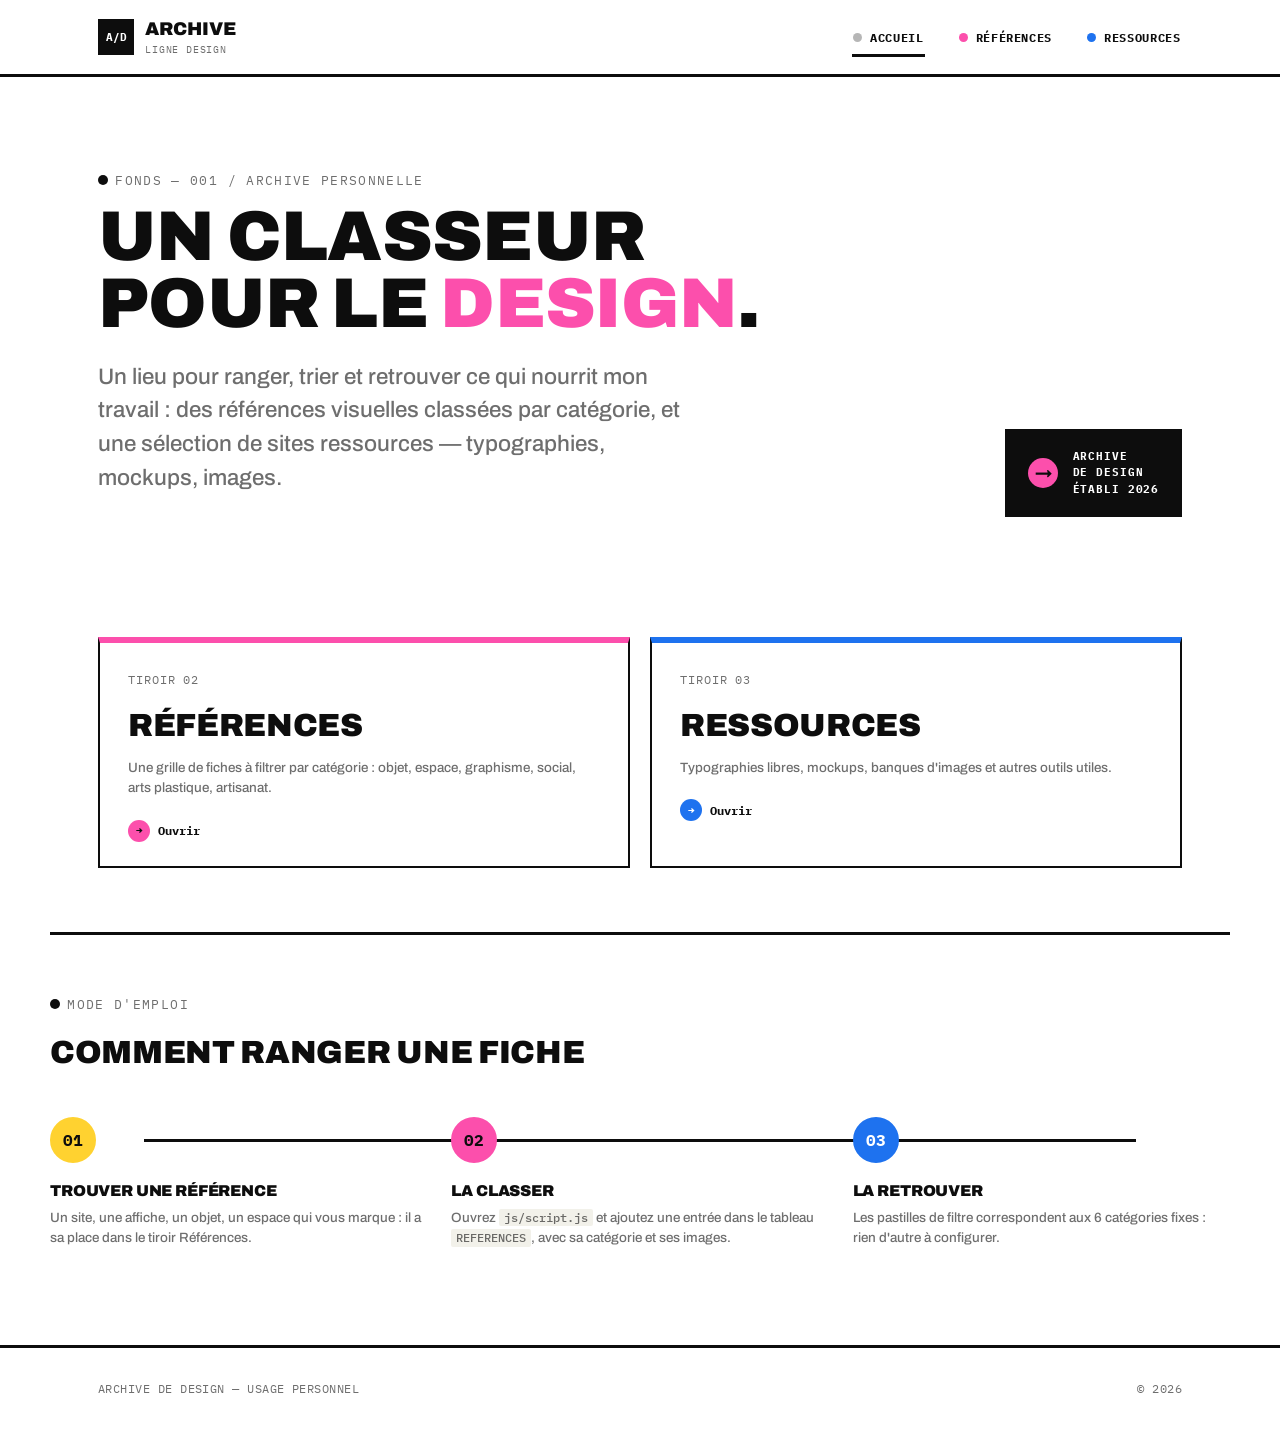
<file: index.html>
<!DOCTYPE html>
<html lang="fr">
<head>
<meta charset="UTF-8">
<meta name="viewport" content="width=device-width, initial-scale=1.0">
<title>Archive — ressources & références de design</title>
<link rel="stylesheet" href="css/style.css">
</head>
<body>

<header class="site-header">
  <div class="wrap">
    <a href="index.html" class="brand">
      <span class="brand-mark">A/D</span>
      <span>Archive<span class="brand-sub">Ligne Design</span></span>
    </a>
    <nav class="main-nav" id="main-nav">
      <a href="index.html" class="active"><span class="dot"></span>Accueil</a>
      <a href="references.html" data-line="ref"><span class="dot"></span>Références</a>
      <a href="ressources.html" data-line="res"><span class="dot"></span>Ressources</a>
    </nav>
    <button class="nav-toggle" aria-label="Ouvrir la navigation" aria-expanded="false">☰</button>
  </div>
</header>

<main>
  <section class="hero">
    <div class="wrap hero-grid">
      <div>
        <span class="eyebrow">Fonds — 001 / archive personnelle</span>
        <h1>Un classeur<br>pour le <span>design</span>.</h1>
        <p>Un lieu pour ranger, trier et retrouver ce qui nourrit mon travail : des références visuelles classées par catégorie, et une sélection de sites ressources — typographies, mockups, images.</p>
      </div>
      <div class="sign-plate">
        <span class="arrow">&rarr;</span>
        <strong>Archive<br>de design<br>établi 2026</strong>
      </div>
    </div>
  </section>

  <section class="wrap">
    <div class="tiles-main">
      <a href="references.html" class="tile-main" data-line="ref">
        <span class="idx-line">Tiroir 02</span>
        <h3>Références</h3>
        <p>Une grille de fiches à filtrer par catégorie : objet, espace, graphisme, social, arts plastique, artisanat.</p>
        <span class="go"><span class="roundel">&rarr;</span> Ouvrir</span>
      </a>
      <a href="ressources.html" class="tile-main" data-line="res">
        <span class="idx-line">Tiroir 03</span>
        <h3>Ressources</h3>
        <p>Typographies libres, mockups, banques d'images et autres outils utiles.</p>
        <span class="go"><span class="roundel">&rarr;</span> Ouvrir</span>
      </a>
    </div>
  </section>

  <section class="wrap about">
    <span class="eyebrow">Mode d'emploi</span>
    <h2>Comment ranger une fiche</h2>
    <div class="line-diagram">
      <div class="stop">
        <span class="roundel">01</span>
        <div>
          <h4>Trouver une référence</h4>
          <p>Un site, une affiche, un objet, un espace qui vous marque : il a sa place dans le tiroir Références.</p>
        </div>
      </div>
      <div class="stop">
        <span class="roundel">02</span>
        <div>
          <h4>La classer</h4>
          <p>Ouvrez <code>js/script.js</code> et ajoutez une entrée dans le tableau <code>REFERENCES</code>, avec sa catégorie et ses images.</p>
        </div>
      </div>
      <div class="stop">
        <span class="roundel">03</span>
        <div>
          <h4>La retrouver</h4>
          <p>Les pastilles de filtre correspondent aux 6 catégories fixes : rien d'autre à configurer.</p>
        </div>
      </div>
    </div>
  </section>
</main>

<footer class="site-footer">
  <div class="wrap">
    <span>Archive de design — usage personnel</span>
    <span>© <span data-year></span></span>
  </div>
</footer>

<script src="js/script.js"></script>
</body>
</html>
</file>
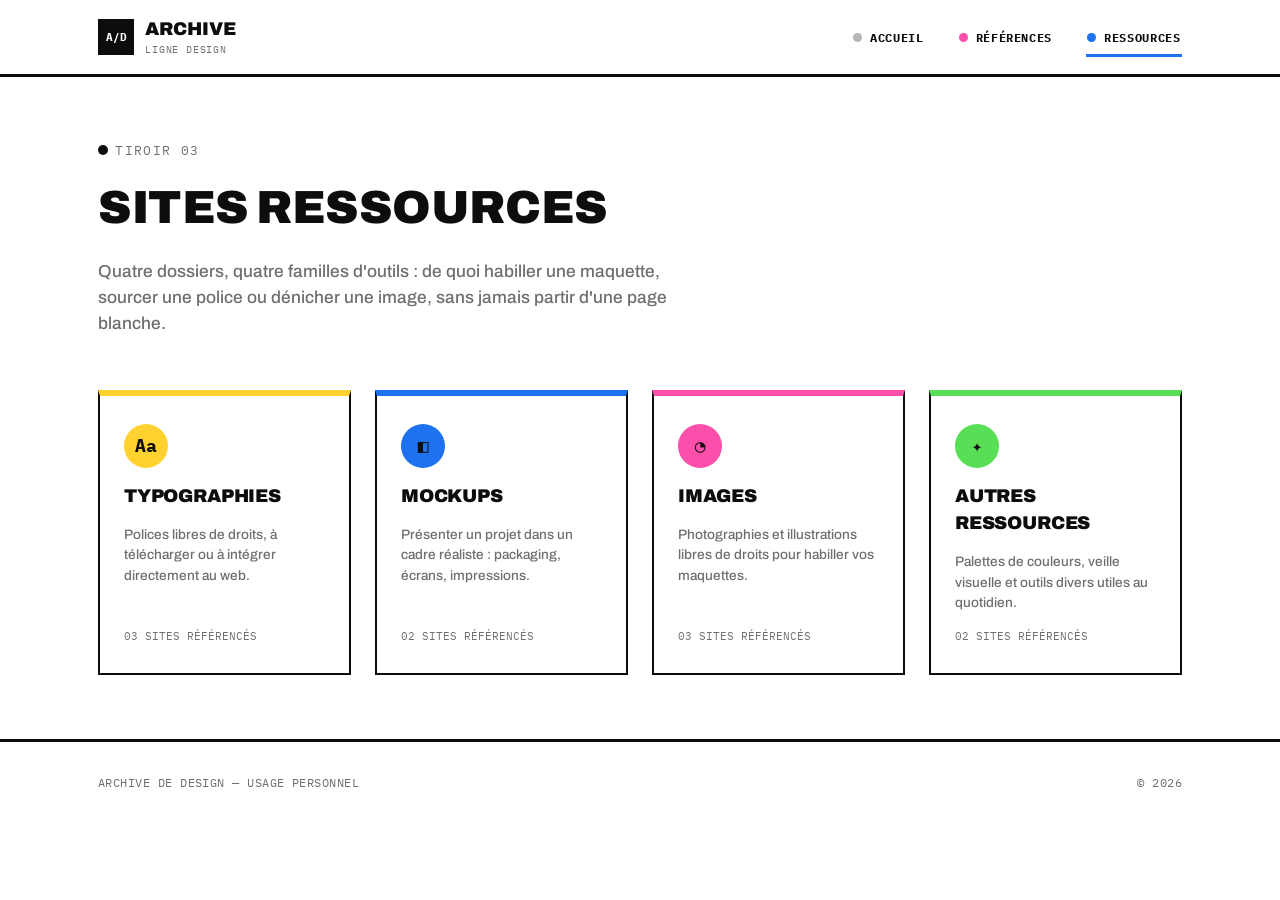
<file: ressources.html>
<!DOCTYPE html>
<html lang="fr">
<head>
<meta charset="UTF-8">
<meta name="viewport" content="width=device-width, initial-scale=1.0">
<title>Ressources — Archive</title>
<link rel="stylesheet" href="css/style.css">
</head>
<body>

<header class="site-header">
  <div class="wrap">
    <a href="index.html" class="brand">
      <span class="brand-mark">A/D</span>
      <span>Archive<span class="brand-sub">Ligne Design</span></span>
    </a>
    <nav class="main-nav" id="main-nav">
      <a href="index.html"><span class="dot"></span>Accueil</a>
      <a href="references.html" data-line="ref"><span class="dot"></span>Références</a>
      <a href="ressources.html" class="active" data-line="res"><span class="dot"></span>Ressources</a>
    </nav>
    <button class="nav-toggle" aria-label="Ouvrir la navigation" aria-expanded="false">☰</button>
  </div>
</header>

<main>
  <div class="wrap">
    <section class="page-head">
      <span class="eyebrow">Tiroir 03</span>
      <h1>Sites ressources</h1>
      <p>Quatre dossiers, quatre familles d'outils : de quoi habiller une maquette, sourcer une police ou dénicher une image, sans jamais partir d'une page blanche.</p>
    </section>

    <div class="tile-grid">
      <a href="ressources/typographie.html" class="tile" style="--tile-color:#FFD230">
        <span class="tile-icon">Aa</span>
        <h3>Typographies</h3>
        <p>Polices libres de droits, à télécharger ou à intégrer directement au web.</p>
        <span class="count">03 sites référencés</span>
      </a>

      <a href="ressources/mockups.html" class="tile" style="--tile-color:#1E72EF">
        <span class="tile-icon">◧</span>
        <h3>Mockups</h3>
        <p>Présenter un projet dans un cadre réaliste : packaging, écrans, impressions.</p>
        <span class="count">02 sites référencés</span>
      </a>

      <a href="ressources/images.html" class="tile" style="--tile-color:#FC4FAC">
        <span class="tile-icon">◔</span>
        <h3>Images</h3>
        <p>Photographies et illustrations libres de droits pour habiller vos maquettes.</p>
        <span class="count">03 sites référencés</span>
      </a>

      <a href="ressources/outils.html" class="tile" style="--tile-color:#58DF55">
        <span class="tile-icon">✦</span>
        <h3>Autres ressources</h3>
        <p>Palettes de couleurs, veille visuelle et outils divers utiles au quotidien.</p>
        <span class="count">02 sites référencés</span>
      </a>
    </div>
  </div>
</main>

<footer class="site-footer">
  <div class="wrap">
    <span>Archive de design — usage personnel</span>
    <span>© <span data-year></span></span>
  </div>
</footer>

<script src="js/script.js"></script>
</body>
</html>
</file>
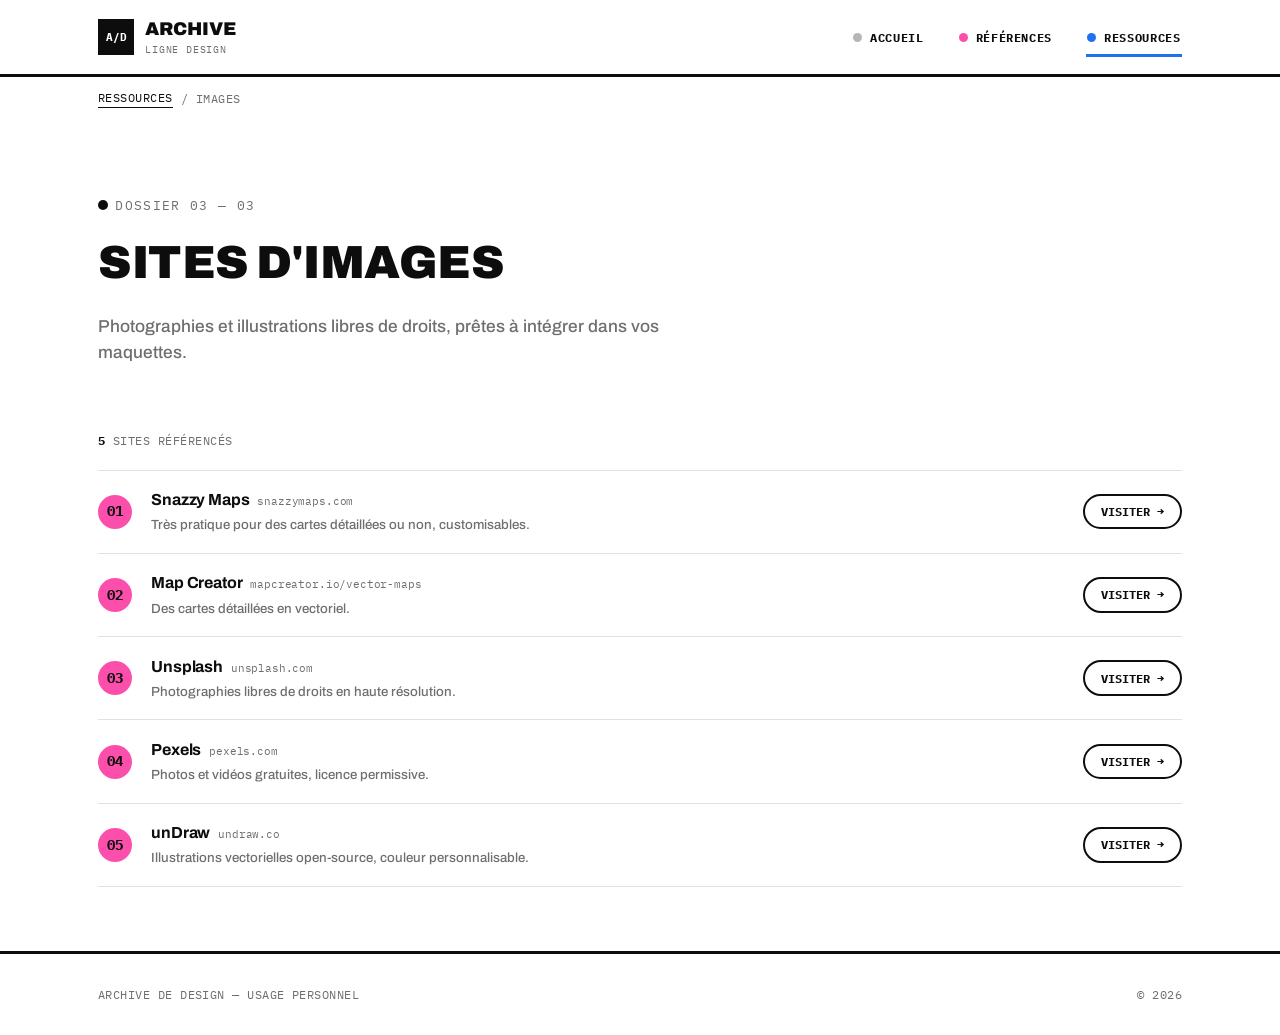
<file: ressources/images.html>
<!DOCTYPE html>
<html lang="fr">
<head>
<meta charset="UTF-8">
<meta name="viewport" content="width=device-width, initial-scale=1.0">
<title>Images — Ressources — Archive</title>
<link rel="stylesheet" href="../css/style.css">
</head>
<body data-page="images">

<header class="site-header">
  <div class="wrap">
    <a href="../index.html" class="brand">
      <span class="brand-mark">A/D</span>
      <span>Archive<span class="brand-sub">Ligne Design</span></span>
    </a>
    <nav class="main-nav" id="main-nav">
      <a href="../index.html"><span class="dot"></span>Accueil</a>
      <a href="../references.html" data-line="ref"><span class="dot"></span>Références</a>
      <a href="../ressources.html" class="active" data-line="res"><span class="dot"></span>Ressources</a>
    </nav>
    <button class="nav-toggle" aria-label="Ouvrir la navigation" aria-expanded="false">☰</button>
  </div>
</header>

<main>
  <div class="wrap">
    <p class="breadcrumb"><a href="../ressources.html">Ressources</a> / Images</p>

    <section class="page-head">
      <span class="eyebrow">Dossier 03 — 03</span>
      <h1>Sites d'images</h1>
      <p>Photographies et illustrations libres de droits, prêtes à intégrer dans vos maquettes.</p>
    </section>

    <p class="result-count" data-result-count></p>

    <div class="res-list" data-res-list style="--page-color:#FC4FAC"></div>
  </div>
</main>

<footer class="site-footer">
  <div class="wrap">
    <span>Archive de design — usage personnel</span>
    <span>© <span data-year></span></span>
  </div>
</footer>

<script src="../js/script.js"></script>
</body>
</html>
</file>
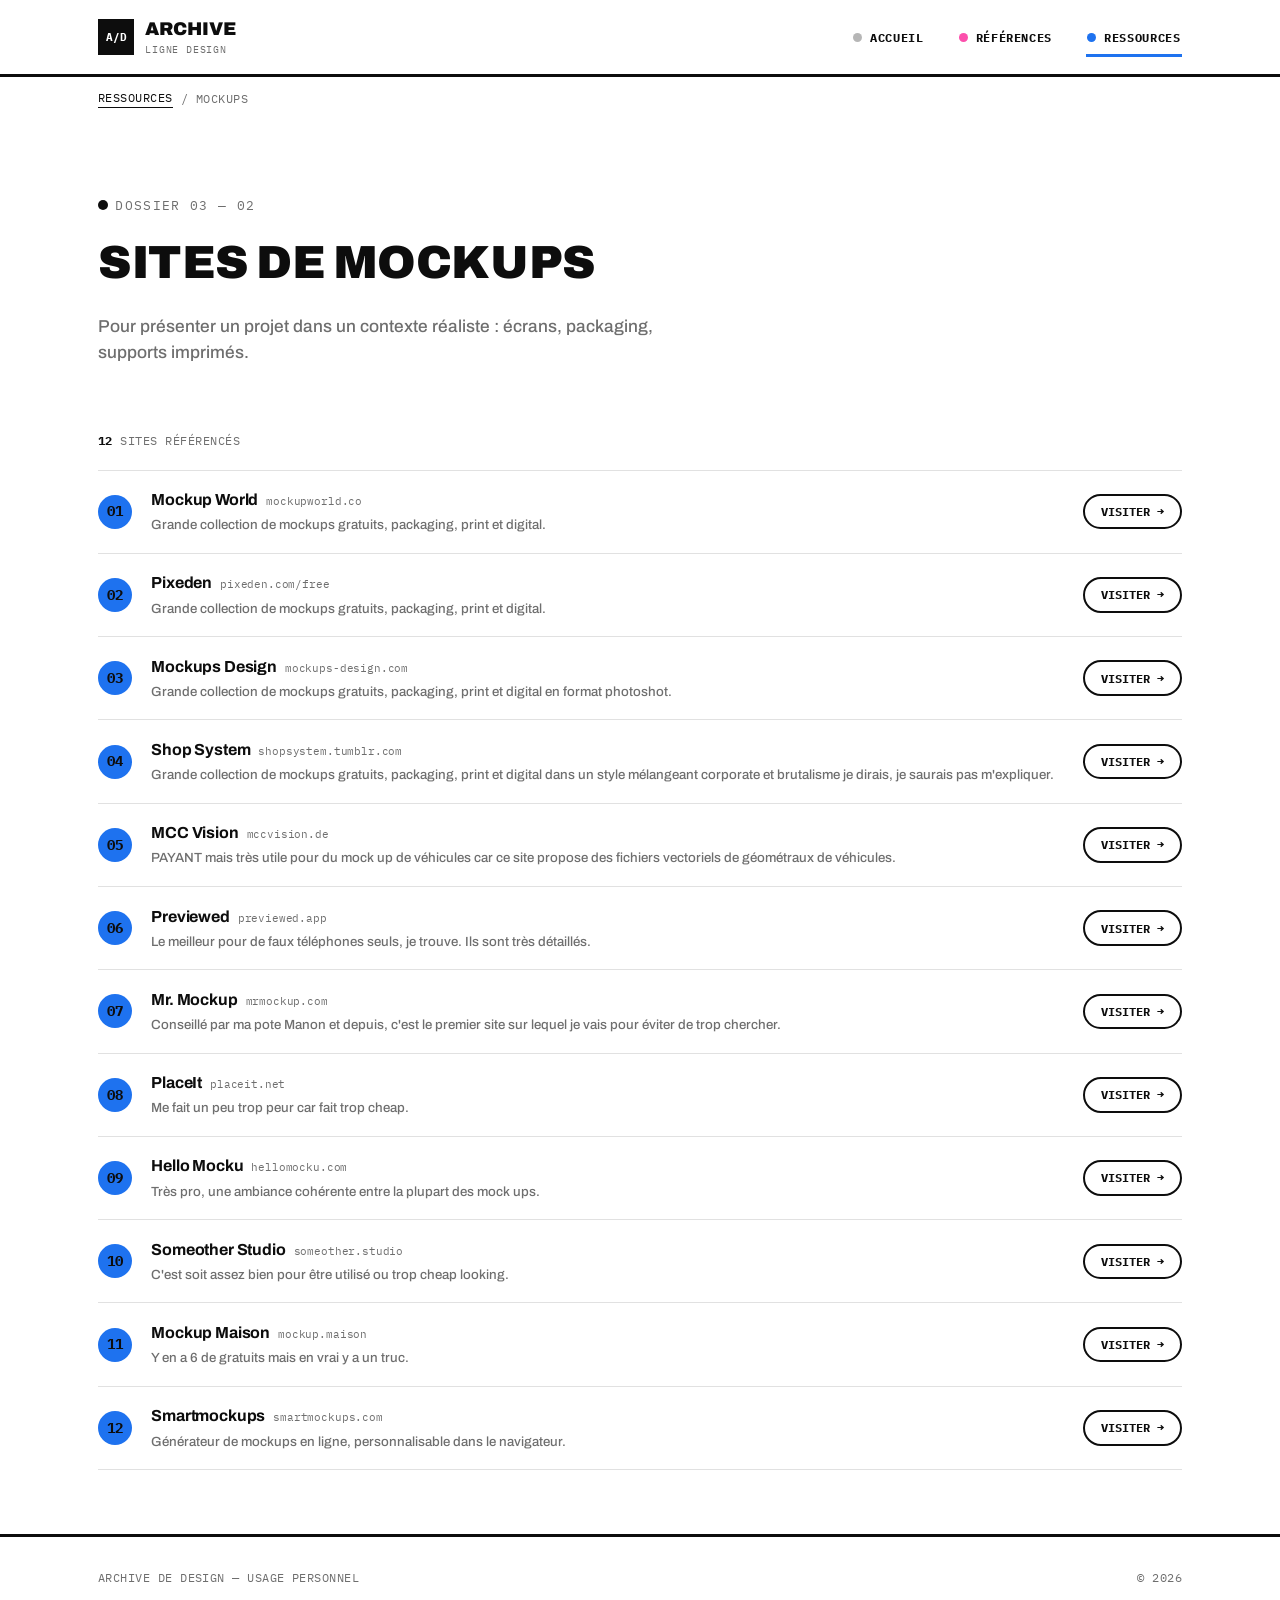
<file: ressources/mockups.html>
<!DOCTYPE html>
<html lang="fr">
<head>
<meta charset="UTF-8">
<meta name="viewport" content="width=device-width, initial-scale=1.0">
<title>Mockups — Ressources — Archive</title>
<link rel="stylesheet" href="../css/style.css">
</head>
<body data-page="mockups">

<header class="site-header">
  <div class="wrap">
    <a href="../index.html" class="brand">
      <span class="brand-mark">A/D</span>
      <span>Archive<span class="brand-sub">Ligne Design</span></span>
    </a>
    <nav class="main-nav" id="main-nav">
      <a href="../index.html"><span class="dot"></span>Accueil</a>
      <a href="../references.html" data-line="ref"><span class="dot"></span>Références</a>
      <a href="../ressources.html" class="active" data-line="res"><span class="dot"></span>Ressources</a>
    </nav>
    <button class="nav-toggle" aria-label="Ouvrir la navigation" aria-expanded="false">☰</button>
  </div>
</header>

<main>
  <div class="wrap">
    <p class="breadcrumb"><a href="../ressources.html">Ressources</a> / Mockups</p>

    <section class="page-head">
      <span class="eyebrow">Dossier 03 — 02</span>
      <h1>Sites de mockups</h1>
      <p>Pour présenter un projet dans un contexte réaliste : écrans, packaging, supports imprimés.</p>
    </section>

    <p class="result-count" data-result-count></p>

    <div class="res-list" data-res-list style="--page-color:#1E72EF"></div>
  </div>
</main>

<footer class="site-footer">
  <div class="wrap">
    <span>Archive de design — usage personnel</span>
    <span>© <span data-year></span></span>
  </div>
</footer>

<script src="../js/script.js"></script>
</body>
</html>
</file>
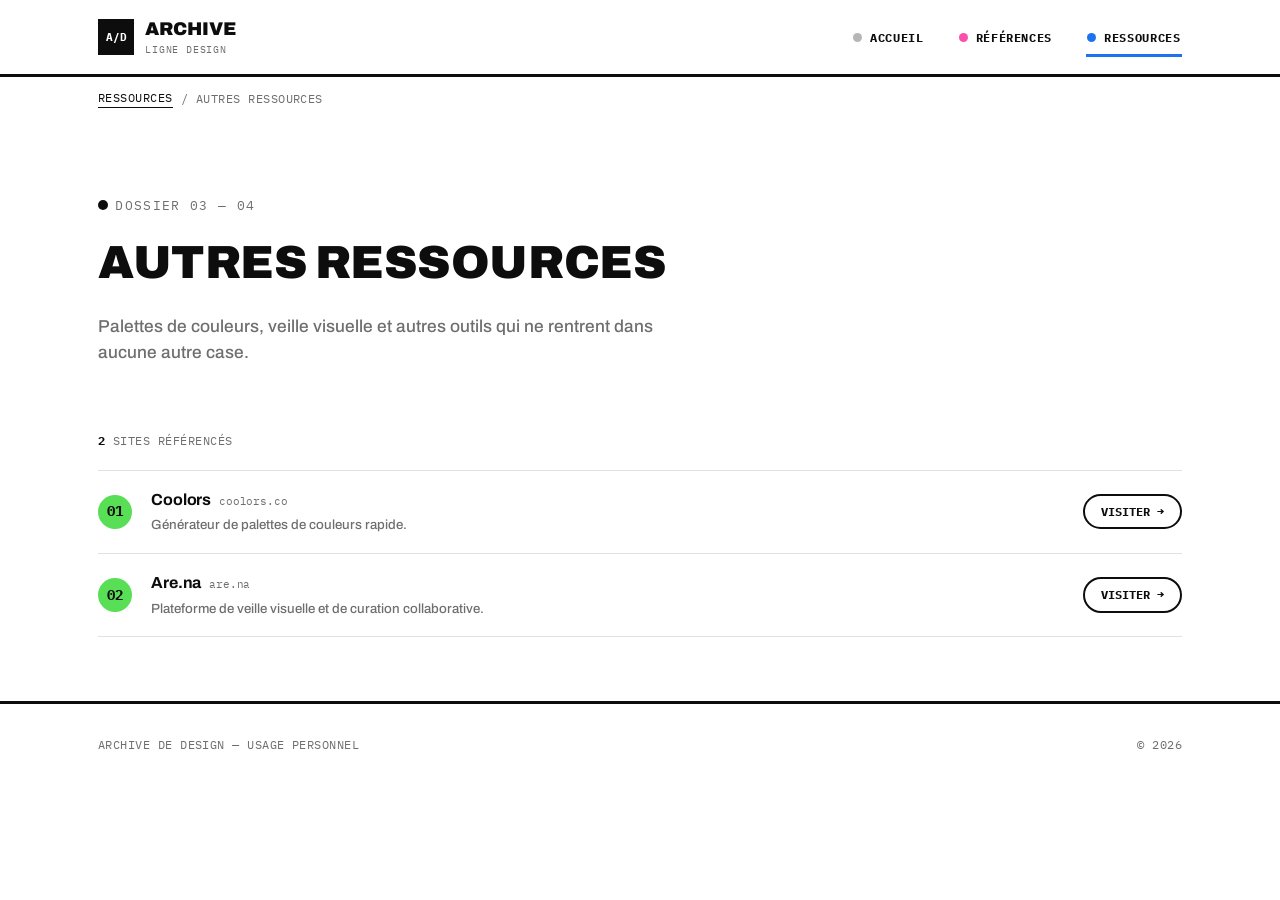
<file: ressources/outils.html>
<!DOCTYPE html>
<html lang="fr">
<head>
<meta charset="UTF-8">
<meta name="viewport" content="width=device-width, initial-scale=1.0">
<title>Autres ressources — Archive</title>
<link rel="stylesheet" href="../css/style.css">
</head>
<body data-page="outils">

<header class="site-header">
  <div class="wrap">
    <a href="../index.html" class="brand">
      <span class="brand-mark">A/D</span>
      <span>Archive<span class="brand-sub">Ligne Design</span></span>
    </a>
    <nav class="main-nav" id="main-nav">
      <a href="../index.html"><span class="dot"></span>Accueil</a>
      <a href="../references.html" data-line="ref"><span class="dot"></span>Références</a>
      <a href="../ressources.html" class="active" data-line="res"><span class="dot"></span>Ressources</a>
    </nav>
    <button class="nav-toggle" aria-label="Ouvrir la navigation" aria-expanded="false">☰</button>
  </div>
</header>

<main>
  <div class="wrap">
    <p class="breadcrumb"><a href="../ressources.html">Ressources</a> / Autres ressources</p>

    <section class="page-head">
      <span class="eyebrow">Dossier 03 — 04</span>
      <h1>Autres ressources</h1>
      <p>Palettes de couleurs, veille visuelle et autres outils qui ne rentrent dans aucune autre case.</p>
    </section>

    <p class="result-count" data-result-count></p>

    <div class="res-list" data-res-list style="--page-color:#58DF55"></div>
  </div>
</main>

<footer class="site-footer">
  <div class="wrap">
    <span>Archive de design — usage personnel</span>
    <span>© <span data-year></span></span>
  </div>
</footer>

<script src="../js/script.js"></script>
</body>
</html>
</file>
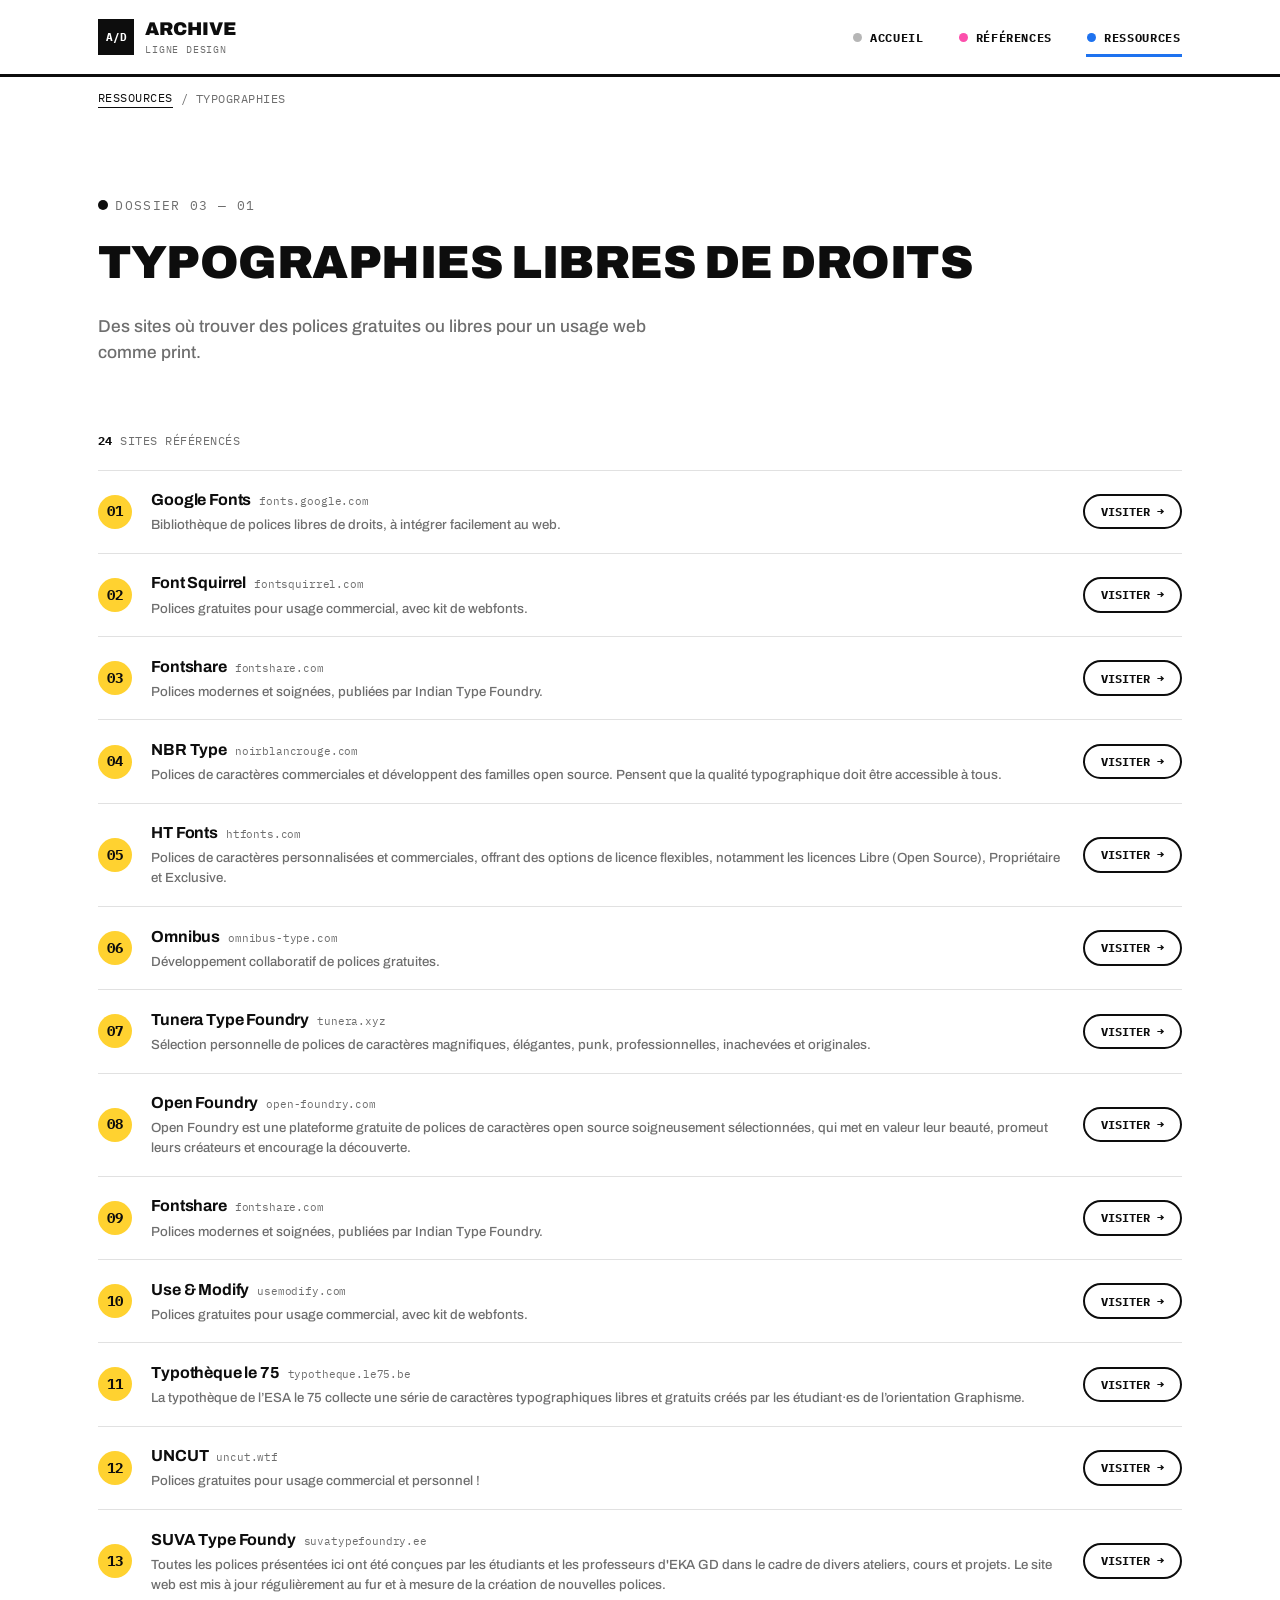
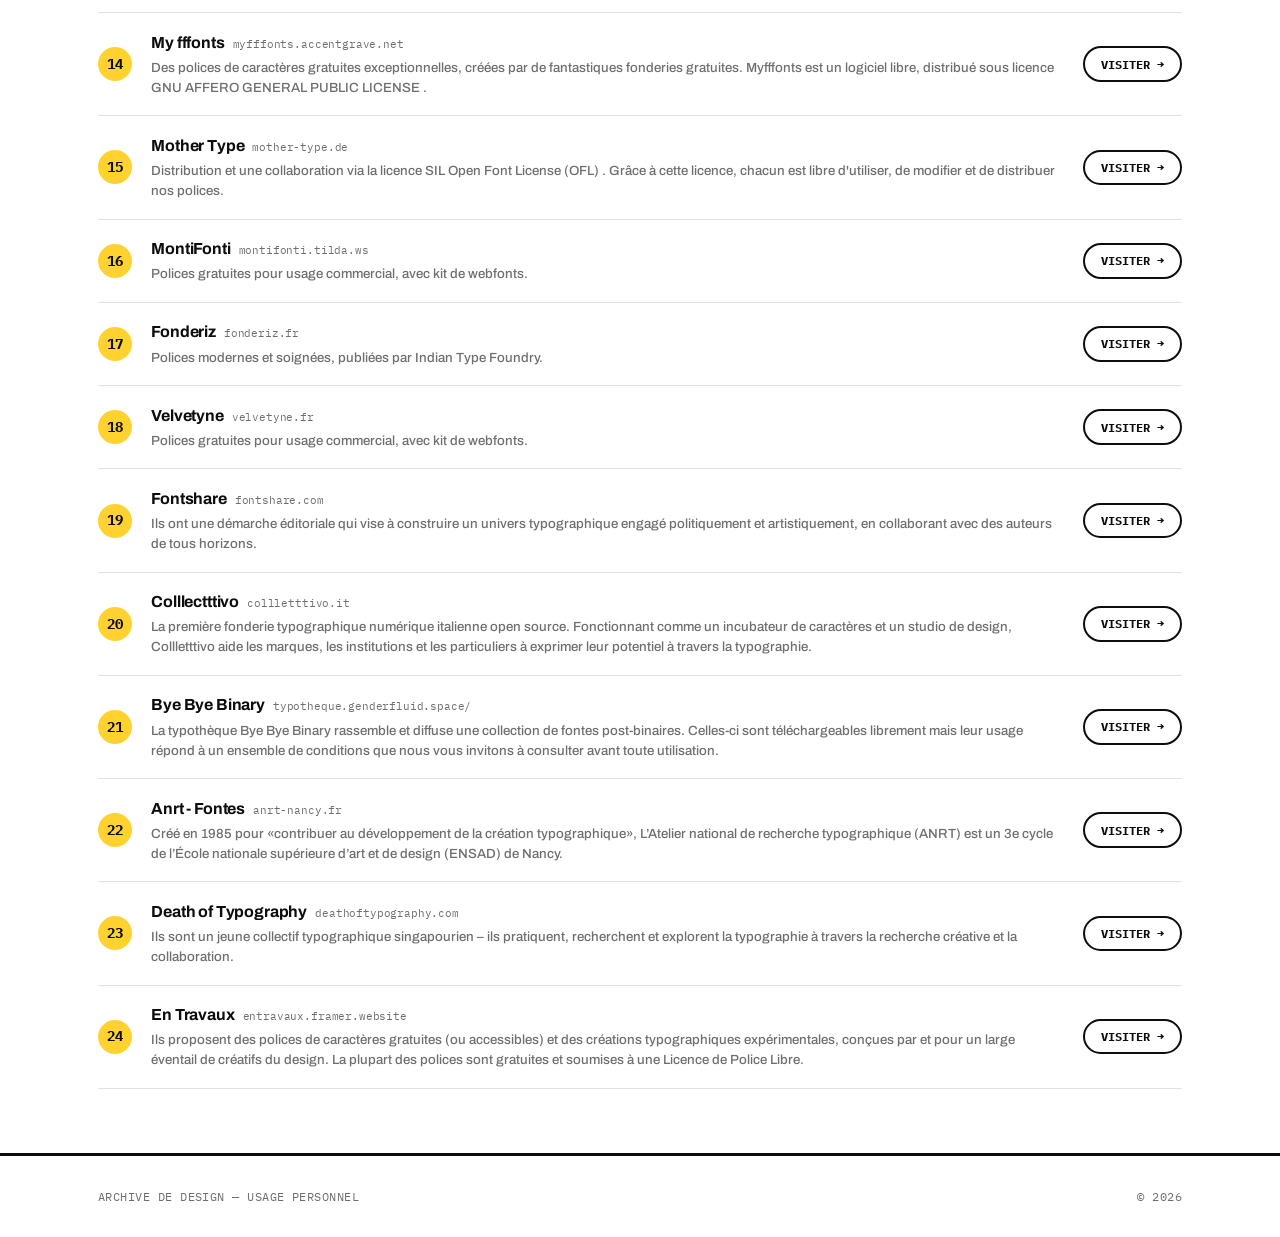
<file: ressources/typographie.html>
<!DOCTYPE html>
<html lang="fr">
<head>
<meta charset="UTF-8">
<meta name="viewport" content="width=device-width, initial-scale=1.0">
<title>Typographies — Ressources — Archive</title>
<link rel="stylesheet" href="../css/style.css">
</head>
<body data-page="typographie">

<header class="site-header">
  <div class="wrap">
    <a href="../index.html" class="brand">
      <span class="brand-mark">A/D</span>
      <span>Archive<span class="brand-sub">Ligne Design</span></span>
    </a>
    <nav class="main-nav" id="main-nav">
      <a href="../index.html"><span class="dot"></span>Accueil</a>
      <a href="../references.html" data-line="ref"><span class="dot"></span>Références</a>
      <a href="../ressources.html" class="active" data-line="res"><span class="dot"></span>Ressources</a>
    </nav>
    <button class="nav-toggle" aria-label="Ouvrir la navigation" aria-expanded="false">☰</button>
  </div>
</header>

<main>
  <div class="wrap">
    <p class="breadcrumb"><a href="../ressources.html">Ressources</a> / Typographies</p>

    <section class="page-head">
      <span class="eyebrow">Dossier 03 — 01</span>
      <h1>Typographies libres de droits</h1>
      <p>Des sites où trouver des polices gratuites ou libres pour un usage web comme print.</p>
    </section>

    <p class="result-count" data-result-count></p>

    <div class="res-list" data-res-list style="--page-color:#FFD230"></div>
  </div>
</main>

<footer class="site-footer">
  <div class="wrap">
    <span>Archive de design — usage personnel</span>
    <span>© <span data-year></span></span>
  </div>
</footer>

<script src="../js/script.js"></script>
</body>
</html>
</file>
<file: css/style.css>
/* ==========================================================================
   ARCHIVE — feuille de style unique
   Concept : signalétique de métro. Fond blanc, encre noire, pastilles de
   ligne colorées pour coder les catégories, flèches directionnelles.
   ========================================================================== */

@import url('https://fonts.googleapis.com/css2?family=Archivo:wght@400;500;700;900&family=IBM+Plex+Mono:wght@400;500;700&display=swap');

:root {
  /* Couleurs neutres */
  --white:     #FFFFFF;
  --off:       #F2F1EA;
  --ink:       #0D0D0D;
  --ink-60:    rgba(13,13,13,0.6);
  --ink-30:    rgba(13,13,13,0.3);
  --ink-12:    rgba(13,13,13,0.12);

  /* Pastilles / lignes — code couleur des catégories */
  --c-objet:      #FFD230; /* OBJET */
  --c-espace:     #1E72EF; /* ESPACE */
  --c-graphisme:  #FC4FAC; /* GRAPHISME */
  --c-social:     #FF6A00; /* SOCIAL */
  --c-arts:       #58DF55; /* ARTS PLASTIQUES */
  --c-artisanat:  #FA3C2F; /* ARTISANAT */

  /* Typographie */
  --font-display: 'Archivo', Helvetica, Arial, sans-serif;
  --font-body: 'Archivo', Helvetica, Arial, sans-serif;
  --font-mono: 'IBM Plex Mono', 'Courier New', monospace;

  --step--1: clamp(0.78rem, 0.76rem + 0.1vw, 0.85rem);
  --step-0:  clamp(1rem, 0.97rem + 0.15vw, 1.08rem);
  --step-1:  clamp(1.2rem, 1.1rem + 0.5vw, 1.4rem);
  --step-2:  clamp(1.5rem, 1.3rem + 1vw, 2rem);
  --step-3:  clamp(2rem, 1.6rem + 2vw, 2.9rem);
  --step-4:  clamp(2.6rem, 1.9rem + 3.5vw, 4.4rem);

  --border: 2px solid var(--ink);
  --border-thin: 1px solid var(--ink-12);
  --ease: cubic-bezier(.22,.61,.36,1);
}

* { box-sizing: border-box; }
html { scroll-behavior: smooth; }

@media (prefers-reduced-motion: reduce) {
  html { scroll-behavior: auto; }
  *, *::before, *::after { animation-duration: 0.01ms !important; animation-iteration-count: 1 !important; transition-duration: 0.01ms !important; }
}

body {
  margin: 0;
  background: var(--white);
  color: var(--ink);
  font-family: var(--font-body);
  font-size: var(--step-0);
  line-height: 1.5;
}

img { max-width: 100%; display: block; }
a { color: inherit; text-decoration: none; }
button { font: inherit; }
code { font-family: var(--font-mono); background: var(--off); padding: 0.1em 0.4em; border-radius: 2px; font-size: 0.88em; }

.wrap {
  max-width: 1180px;
  margin: 0 auto;
  padding: 0 clamp(1.25rem, 4vw, 3rem);
}

h1, h2, h3, h4 {
  font-family: var(--font-display);
  font-weight: 900;
  margin: 0;
  letter-spacing: -0.01em;
  text-transform: uppercase;
}

:focus-visible { outline: 3px solid var(--ink); outline-offset: 2px; }

/* Pastille ronde façon numéro de ligne */
.roundel {
  display: inline-flex;
  align-items: center;
  justify-content: center;
  border-radius: 50%;
  font-family: var(--font-mono);
  font-weight: 700;
  flex-shrink: 0;
}

.eyebrow {
  font-family: var(--font-mono);
  font-size: var(--step--1);
  letter-spacing: 0.1em;
  text-transform: uppercase;
  color: var(--ink-60);
  display: inline-flex;
  align-items: center;
  gap: 0.55em;
}
.eyebrow::before {
  content: "";
  width: 10px; height: 10px;
  border-radius: 50%;
  background: var(--ink);
  display: inline-block;
}

/* Rayures de danger — motif emprunté à la signalétique d'urgence */
.stripes {
  background-image: repeating-linear-gradient(135deg, var(--ink) 0 10px, var(--white) 10px 20px);
  border: var(--border);
}

/* ==========================================================================
   HEADER / NAVIGATION
   ========================================================================== */
.site-header {
  position: sticky;
  top: 0;
  z-index: 50;
  background: var(--white);
  border-bottom: 3px solid var(--ink);
}
.site-header .wrap {
  display: flex;
  align-items: center;
  justify-content: space-between;
  height: 74px;
}
.brand {
  display: flex;
  align-items: center;
  gap: 0.7rem;
  font-family: var(--font-display);
  font-weight: 900;
  font-size: 1.15rem;
  text-transform: uppercase;
  color: var(--ink);
}
.brand-mark {
  width: 36px; height: 36px;
  background: var(--ink);
  color: var(--white);
  display: grid;
  place-items: center;
  font-family: var(--font-mono);
  font-size: 0.7rem;
  font-weight: 700;
}
.brand-sub {
  font-family: var(--font-mono);
  font-size: 0.62rem;
  color: var(--ink-60);
  text-transform: uppercase;
  letter-spacing: 0.08em;
  display: block;
  font-weight: 400;
}
.main-nav {
  display: flex;
  align-items: center;
  gap: clamp(0.75rem, 2.5vw, 2.25rem);
}
.main-nav a {
  font-family: var(--font-mono);
  font-weight: 700;
  font-size: 0.78rem;
  letter-spacing: 0.05em;
  text-transform: uppercase;
  color: var(--ink);
  padding: 0.4rem 0.1rem;
  display: inline-flex;
  align-items: center;
  gap: 0.5rem;
  position: relative;
}
.main-nav a .dot {
  width: 9px; height: 9px;
  border-radius: 50%;
  background: var(--ink-30);
}
.main-nav a[data-line="ref"] .dot { background: var(--c-graphisme); }
.main-nav a[data-line="res"] .dot { background: var(--c-espace); }
.main-nav a.active::after {
  content: "";
  position: absolute;
  left: 0; right: 0; bottom: -4px;
  height: 3px;
  background: var(--ink);
}
.main-nav a.active[data-line="ref"]::after { background: var(--c-graphisme); }
.main-nav a.active[data-line="res"]::after { background: var(--c-espace); }

.nav-toggle {
  display: none;
  background: var(--ink);
  color: var(--white);
  border: none;
  width: 40px; height: 40px;
  align-items: center;
  justify-content: center;
  font-family: var(--font-mono);
}

@media (max-width: 760px) {
  .nav-toggle { display: flex; }
  .main-nav {
    position: fixed;
    inset: 74px 0 auto 0;
    background: var(--white);
    border-bottom: 3px solid var(--ink);
    flex-direction: column;
    align-items: flex-start;
    padding: 1.25rem clamp(1.25rem, 4vw, 3rem) 1.75rem;
    gap: 1.1rem;
    transform: translateY(-8px);
    opacity: 0;
    pointer-events: none;
    transition: transform 0.22s var(--ease), opacity 0.22s var(--ease);
  }
  .main-nav.open { transform: translateY(0); opacity: 1; pointer-events: auto; }
  .main-nav a { font-size: 0.95rem; }
}

/* ==========================================================================
   HERO (accueil)
   ========================================================================== */
.hero { padding: clamp(3rem, 7vw, 6rem) 0 clamp(2.5rem, 5vw, 3.5rem); }
.hero-grid {
  display: grid;
  grid-template-columns: 1.4fr 0.6fr;
  gap: 3rem;
  align-items: end;
}
.hero h1 {
  font-size: var(--step-4);
  line-height: 0.95;
  margin: 0.7rem 0 1.25rem;
}
.hero h1 span { color: var(--c-graphisme); }
.hero p {
  max-width: 46ch;
  color: var(--ink-60);
  font-size: var(--step-1);
  font-weight: 500;
  text-transform: none;
}

/* Plaque signalétique façon panneau de sortie */
.sign-plate {
  justify-self: end;
  background: var(--ink);
  color: var(--white);
  border: var(--border);
  padding: 1.1rem 1.3rem;
  display: flex;
  align-items: center;
  gap: 0.9rem;
  min-width: 168px;
}
.sign-plate .arrow {
  width: 30px; height: 30px;
  border-radius: 50%;
  background: var(--c-graphisme);
  color: var(--ink);
  display: grid;
  place-items: center;
  font-weight: 900;
  flex-shrink: 0;
}
.sign-plate strong {
  display: block;
  font-family: var(--font-mono);
  font-size: 0.68rem;
  text-transform: uppercase;
  letter-spacing: 0.08em;
  line-height: 1.5;
}

@media (max-width: 760px) {
  .hero-grid { grid-template-columns: 1fr; }
  .sign-plate { justify-self: start; margin-top: 1.5rem; }
}

/* ---------- Tuiles de navigation principales ---------- */
.tiles-main {
  display: grid;
  grid-template-columns: repeat(2, 1fr);
  gap: 1.25rem;
  margin: clamp(2.5rem, 5vw, 4rem) 0;
}
.tile-main {
  display: block;
  background: var(--white);
  border: var(--border);
  border-top-width: 6px;
  padding: 1.75rem 1.75rem 1.5rem;
  transition: transform 0.22s var(--ease);
}
.tile-main[data-line="ref"] { border-top-color: var(--c-graphisme); }
.tile-main[data-line="res"] { border-top-color: var(--c-espace); }
.tile-main:hover, .tile-main:focus-visible { transform: translateY(-4px); }
.tile-main .idx-line {
  font-family: var(--font-mono);
  font-size: 0.72rem;
  color: var(--ink-60);
  letter-spacing: 0.08em;
  margin-bottom: 0.9rem;
  display: block;
  text-transform: uppercase;
}
.tile-main h3 { font-size: var(--step-2); margin-bottom: 0.5rem; }
.tile-main p {
  color: var(--ink-60);
  font-size: var(--step--1);
  margin: 0 0 1.1rem;
  font-weight: 500;
  text-transform: none;
}
.tile-main .go {
  font-family: var(--font-mono);
  font-size: 0.78rem;
  font-weight: 700;
  display: inline-flex;
  align-items: center;
  gap: 0.5rem;
}
.tile-main .go .roundel { width: 22px; height: 22px; background: var(--ink); color: var(--white); font-size: 0.7rem; }
.tile-main[data-line="ref"] .go .roundel { background: var(--c-graphisme); color: var(--ink); }
.tile-main[data-line="res"] .go .roundel { background: var(--c-espace); color: var(--white); }

@media (max-width: 640px) { .tiles-main { grid-template-columns: 1fr; } }

/* ---------- Ligne d'étapes "Comment ranger une fiche" ---------- */
.about { padding: clamp(2rem, 5vw, 3.5rem) 0 clamp(4rem, 8vw, 6rem); border-top: 3px solid var(--ink); }
.about h2 { font-size: var(--step-2); margin: 0.75rem 0 2.5rem; }
.line-diagram {
  display: grid;
  grid-template-columns: repeat(3, 1fr);
  gap: 1.5rem;
  position: relative;
}
.line-diagram::before {
  content: "";
  position: absolute;
  top: 22px;
  left: 8%;
  right: 8%;
  height: 3px;
  background: var(--ink);
  z-index: 0;
}
.stop {
  position: relative;
  z-index: 1;
  display: flex;
  flex-direction: column;
  align-items: flex-start;
  gap: 1rem;
}
.stop .roundel {
  width: 46px; height: 46px;
  background: var(--white);
  border: 3px solid var(--ink);
  font-size: 1rem;
  color: var(--ink);
}
.stop:nth-child(1) .roundel { border-color: var(--c-objet); background: var(--c-objet); }
.stop:nth-child(2) .roundel { border-color: var(--c-graphisme); background: var(--c-graphisme); }
.stop:nth-child(3) .roundel { border-color: var(--c-espace); background: var(--c-espace); color: var(--white); }
.stop h4 { font-size: 0.98rem; text-transform: uppercase; margin-bottom: 0.35rem; }
.stop p { margin: 0; color: var(--ink-60); font-size: var(--step--1); font-weight: 500; text-transform: none; }

@media (max-width: 700px) {
  .line-diagram { grid-template-columns: 1fr; }
  .line-diagram::before { display: none; }
}

/* ==========================================================================
   EN-TÊTE DE PAGE INTÉRIEURE
   ========================================================================== */
.page-head { padding: clamp(2.25rem, 5vw, 3.75rem) 0 clamp(1.75rem, 4vw, 2.25rem); }
.page-head h1 { font-size: var(--step-3); margin: 0.6rem 0 0.9rem; }
.page-head p { color: var(--ink-60); max-width: 60ch; font-size: var(--step-0); font-weight: 500; text-transform: none; }
.breadcrumb {
  font-family: var(--font-mono);
  font-size: 0.75rem;
  color: var(--ink-60);
  margin-bottom: 1.5rem;
  display: flex;
  gap: 0.5rem;
  align-items: center;
  text-transform: uppercase;
  letter-spacing: 0.04em;
}
.breadcrumb a { color: var(--ink); border-bottom: 1px solid var(--ink); }

/* ==========================================================================
   FILTRES (page Références)
   ========================================================================== */
.filter-panel { border-top: 3px solid var(--ink); border-bottom: var(--border-thin); padding: 1.5rem 0; margin-bottom: 2.25rem; }
.filter-row { display: block; }
.filter-row + .filter-row { margin-top: 1.1rem; }
.filter-label {
  font-family: var(--font-mono);
  font-size: 0.7rem;
  letter-spacing: 0.1em;
  text-transform: uppercase;
  color: var(--ink-60);
  width: 100%;
  margin-bottom: 0.6rem;
  display: block;
}
.chip-group { display: flex; flex-wrap: wrap; gap: 0.6rem; align-items: center; }

.chip {
  font-family: var(--font-mono);
  font-size: 0.75rem;
  font-weight: 700;
  letter-spacing: 0.02em;
  text-transform: uppercase;
  padding: 0.5rem 0.9rem 0.5rem 0.7rem;
  border: 2px solid var(--ink);
  border-radius: 999px;
  background: var(--white);
  color: var(--ink);
  cursor: pointer;
  display: inline-flex;
  align-items: center;
  gap: 0.5rem;
  transition: all 0.15s var(--ease);
}
.chip .dot { width: 10px; height: 10px; border-radius: 50%; background: var(--chip-color, var(--ink)); flex-shrink: 0; }
.chip:hover { background: var(--off); }
.chip.active { background: var(--chip-color, var(--ink)); border-color: var(--chip-color, var(--ink)); color: var(--ink); }
.chip.active .dot { background: var(--ink); }

.search-input {
  width: 100%;
  max-width: 420px;
  background: var(--white);
  border: none;
  border-bottom: 2px solid var(--ink);
  color: var(--ink);
  font-family: var(--font-body);
  font-size: 0.95rem;
  padding: 0.5rem 0.1rem;
}
.search-input:focus { outline: none; border-bottom-color: var(--c-graphisme); }

.result-count {
  font-family: var(--font-mono);
  font-size: 0.75rem;
  color: var(--ink-60);
  margin-bottom: 1.25rem;
  text-transform: uppercase;
  letter-spacing: 0.04em;
}
.result-count strong { color: var(--ink); }

/* ==========================================================================
   GRILLE DE FICHES
   ========================================================================== */
.card-grid {
  display: grid;
  grid-template-columns: repeat(auto-fill, minmax(280px, 1fr));
  gap: 1.75rem;
  padding-bottom: 4rem;
}

.ref-card {
  background: var(--white);
  border: var(--border);
  display: flex;
  flex-direction: column;
}

/* --- Carrousel --- */
.carousel {
  position: relative;
  aspect-ratio: 4 / 3;
  overflow: hidden;
  background: var(--off);
  border-bottom: var(--border);
}
.carousel-track {
  display: flex;
  height: 100%;
  transition: transform 0.35s var(--ease);
}
.carousel-slide {
  flex: 0 0 100%;
  height: 100%;
  position: relative;
}
.carousel-slide img { width: 100%; height: 100%; object-fit: cover; }
.carousel-slide.placeholder {
  background-image: repeating-linear-gradient(135deg, var(--ink-12) 0 10px, transparent 10px 20px);
}
.carousel-cat {
  position: absolute;
  top: 10px; left: 10px;
  font-family: var(--font-mono);
  font-size: 0.66rem;
  font-weight: 700;
  text-transform: uppercase;
  letter-spacing: 0.04em;
  background: var(--cat-color, var(--ink));
  color: var(--ink);
  padding: 0.3rem 0.6rem;
  z-index: 2;
}
.carousel-code {
  position: absolute;
  top: 10px; right: 10px;
  font-family: var(--font-mono);
  font-size: 0.66rem;
  background: var(--white);
  border: 1.5px solid var(--ink);
  padding: 0.25rem 0.5rem;
  z-index: 2;
}
.carousel-nav {
  position: absolute;
  bottom: 8px; left: 0; right: 0;
  display: flex;
  justify-content: center;
  gap: 0.4rem;
  z-index: 2;
}
.carousel-dot {
  width: 7px; height: 7px;
  border-radius: 50%;
  background: rgba(13,13,13,0.3);
  border: none;
  padding: 0;
  cursor: pointer;
}
.carousel-dot.active { background: var(--ink); }
.carousel-arrow {
  position: absolute;
  top: 50%;
  transform: translateY(-50%);
  width: 30px; height: 30px;
  border-radius: 50%;
  background: var(--white);
  border: 2px solid var(--ink);
  display: grid;
  place-items: center;
  font-family: var(--font-mono);
  font-weight: 700;
  cursor: pointer;
  z-index: 2;
}
.carousel-arrow.prev { left: 8px; }
.carousel-arrow.next { right: 8px; }
.carousel-arrow:hover { background: var(--ink); color: var(--white); }

.ref-body { padding: 1.1rem 1.25rem 1.35rem; display: flex; flex-direction: column; gap: 0.6rem; flex: 1; }
.ref-body h3 { font-size: 1.02rem; text-transform: none; font-weight: 700; }
.ref-body p { margin: 0; font-size: 0.85rem; color: var(--ink-60); font-weight: 500; }
.ref-link {
  margin-top: auto;
  padding-top: 0.8rem;
  border-top: 1.5px solid var(--ink-12);
  font-family: var(--font-mono);
  font-size: 0.76rem;
  font-weight: 700;
  color: var(--ink);
  display: inline-flex;
  align-items: center;
  gap: 0.5rem;
  text-transform: uppercase;
}
.ref-link .roundel { width: 20px; height: 20px; background: var(--ink); color: var(--white); font-size: 0.66rem; }
.ref-link:hover .roundel { background: var(--c-graphisme); color: var(--ink); }

.empty-state {
  border: var(--border);
  background-image: repeating-linear-gradient(135deg, var(--ink-12) 0 10px, transparent 10px 20px);
  padding: 3rem 2rem;
  text-align: center;
  font-family: var(--font-mono);
  font-size: 0.85rem;
  text-transform: uppercase;
  letter-spacing: 0.03em;
}

/* ==========================================================================
   RESSOURCES — hub
   ========================================================================== */
.tile-grid { display: grid; grid-template-columns: repeat(auto-fit, minmax(240px, 1fr)); gap: 1.5rem; padding-bottom: 4rem; }
.tile {
  background: var(--white);
  border: var(--border);
  border-top-width: 6px;
  border-top-color: var(--tile-color, var(--ink));
  padding: 1.75rem 1.5rem;
  display: flex;
  flex-direction: column;
  gap: 0.9rem;
  transition: transform 0.22s var(--ease);
}
.tile:hover, .tile:focus-visible { transform: translateY(-4px); }
.tile-icon {
  width: 44px; height: 44px;
  border-radius: 50%;
  background: var(--tile-color, var(--ink));
  display: grid;
  place-items: center;
  font-family: var(--font-mono);
  font-weight: 700;
  font-size: 1.1rem;
  color: var(--ink);
}
.tile h3 { font-size: 1.15rem; }
.tile p { margin: 0; color: var(--ink-60); font-size: 0.85rem; flex: 1; font-weight: 500; text-transform: none; }
.tile .count { font-family: var(--font-mono); font-size: 0.7rem; text-transform: uppercase; color: var(--ink-60); }

/* ==========================================================================
   RESSOURCES — sous-page (liste)
   ========================================================================== */
.res-list { display: flex; flex-direction: column; padding-bottom: 4rem; border-top: var(--border-thin); }
.res-card {
  border-bottom: var(--border-thin);
  padding: 1.1rem 0;
  display: grid;
  grid-template-columns: auto 1fr auto;
  gap: 1.2rem;
  align-items: center;
}
.res-num {
  font-family: var(--font-mono);
  font-weight: 700;
  font-size: 0.85rem;
  width: 34px; height: 34px;
  border-radius: 50%;
  background: var(--page-color, var(--ink));
  display: grid;
  place-items: center;
  color: var(--ink);
}
.res-main h3 { font-size: 1rem; text-transform: none; font-weight: 700; margin-bottom: 0.2rem; }
.res-main p { margin: 0; font-size: 0.83rem; color: var(--ink-60); font-weight: 500; }
.res-main .domain { font-family: var(--font-mono); font-size: 0.68rem; color: var(--ink-60); margin-left: 0.5rem; text-transform: none; font-weight: 400; }
.res-visit {
  font-family: var(--font-mono);
  font-size: 0.72rem;
  font-weight: 700;
  text-transform: uppercase;
  color: var(--ink);
  border: 2px solid var(--ink);
  border-radius: 999px;
  padding: 0.45rem 1rem;
  white-space: nowrap;
}
.res-visit:hover { background: var(--ink); color: var(--white); }

@media (max-width: 620px) {
  .res-card { grid-template-columns: 1fr; text-align: left; }
  .res-num { display: none; }
}

/* ==========================================================================
   FOOTER
   ========================================================================== */
.site-footer { border-top: 3px solid var(--ink); padding: 2rem 0; }
.site-footer .wrap {
  display: flex;
  justify-content: space-between;
  flex-wrap: wrap;
  gap: 1rem;
  font-family: var(--font-mono);
  font-size: 0.72rem;
  text-transform: uppercase;
  letter-spacing: 0.04em;
  color: var(--ink-60);
}
</file>
